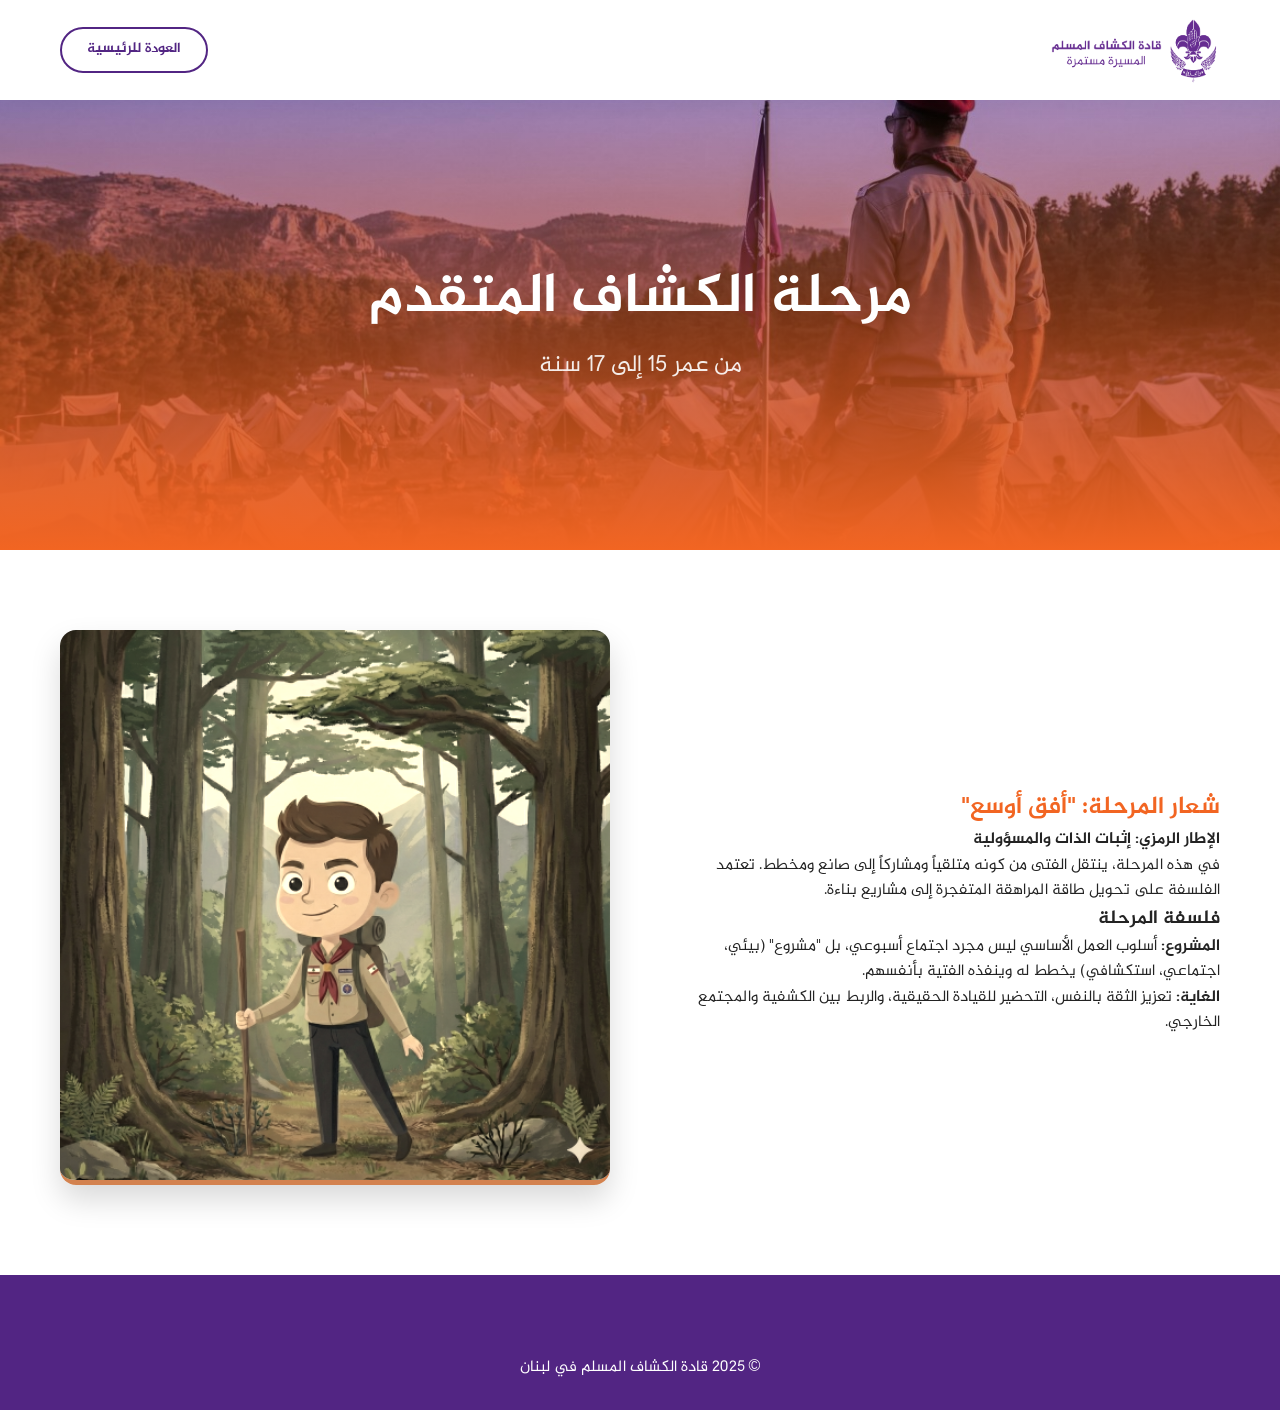
<file: advanced.html>
<!DOCTYPE html>
<html lang="ar" dir="rtl">
  <head>
    <meta charset="UTF-8" />
    <meta name="viewport" content="width=device-width, initial-scale=1.0" />
    <title data-i18n="cat_advanced">الكشاف المتقدم</title>
    <link
      href="https://fonts.googleapis.com/css2?family=Cairo:wght@400;600;700;900&display=swap"
      rel="stylesheet"
    />
    <link rel="stylesheet" href="css/style.css" />
    <link rel="icon" type="image/svg+xml" href="images/logo.svg" />

    <meta
      property="og:title"
      content="مرحلة الكشاف المتقدم - قادة الكشاف المسلم"
    />
    <meta
      property="og:description"
      content="من 15 إلى 17 سنة. شعار المرحلة: أفق أوسع. مرحلة التحدي والمشاريع."
    />
    <meta property="og:type" content="article" />
    <meta
      property="og:url"
      content="https://leaders.muslimscoutlb.org/advanced.html"
    />
    <meta
      property="og:image"
      content="https://leaders.muslimscoutlb.org/images/cards/advanced.png"
    />

    <meta name="twitter:card" content="summary_large_image" />
    <meta
      name="twitter:title"
      content="مرحلة الكشاف المتقدم - قادة الكشاف المسلم"
    />
    <meta
      name="twitter:description"
      content="من 15 إلى 17 سنة. شعار المرحلة: أفق أوسع."
    />
    <meta
      name="twitter:image"
      content="https://leaders.muslimscoutlb.org/images/cards/advanced.png"
    />
  </head>
  <body>
    <nav class="navbar">
      <div class="container nav-container">
        <a href="index.html" class="logo">
          <img src="images/logo.png" alt="Logo" class="brand-logo" />
        </a>
        <a href="index.html" class="btn btn-sm btn-outline">العودة للرئيسية</a>
      </div>
    </nav>

    <header
      class="hero"
      style="
        height: 50vh;
        background-image: url('images/cards/advanced.png');
        background-position: center;
      "
    >
      <div
        class="overlay"
        style="
          background: linear-gradient(
            0deg,
            var(--advanced-orange),
            transparent
          );
        "
      ></div>
      <div class="container hero-content">
        <h1>مرحلة الكشاف المتقدم</h1>
        <p class="lead">من عمر 15 إلى 17 سنة</p>
      </div>
    </header>

    <section class="section">
      <div class="container">
        <div class="identity-grid">
          <div class="identity-content">
            <h2 style="color: var(--advanced-orange)">
              شعار المرحلة: "أفق أوسع"
            </h2>
            <p><strong>الإطار الرمزي: إثبات الذات والمسؤولية</strong></p>
            <p>
              في هذه المرحلة، ينتقل الفتى من كونه متلقياً ومشاركاً إلى صانع
              ومخطط. تعتمد الفلسفة على تحويل طاقة المراهقة المتفجرة إلى مشاريع
              بناءة.
            </p>

            <h3 class="mt-4">فلسفة المرحلة</h3>
            <p>
              <strong>المشروع:</strong> أسلوب العمل الأساسي ليس مجرد اجتماع
              أسبوعي، بل "مشروع" (بيئي، اجتماعي، استكشافي) يخطط له وينفذه الفتية
              بأنفسهم.
            </p>
            <p>
              <strong>الغاية:</strong> تعزيز الثقة بالنفس، التحضير للقيادة
              الحقيقية، والربط بين الكشفية والمجتمع الخارجي.
            </p>
          </div>
          <div class="identity-image">
            <img
              src="images/cards/advanced.png"
              alt="Advanced"
              style="border-bottom: 5px solid var(--advanced-orange)"
            />
          </div>
        </div>
      </div>
    </section>

    <footer class="footer">
      <div class="container" style="text-align: center">
        <p>© 2025 قادة الكشاف المسلم في لبنان</p>
      </div>
    </footer>
  </body>
</html>
</file>
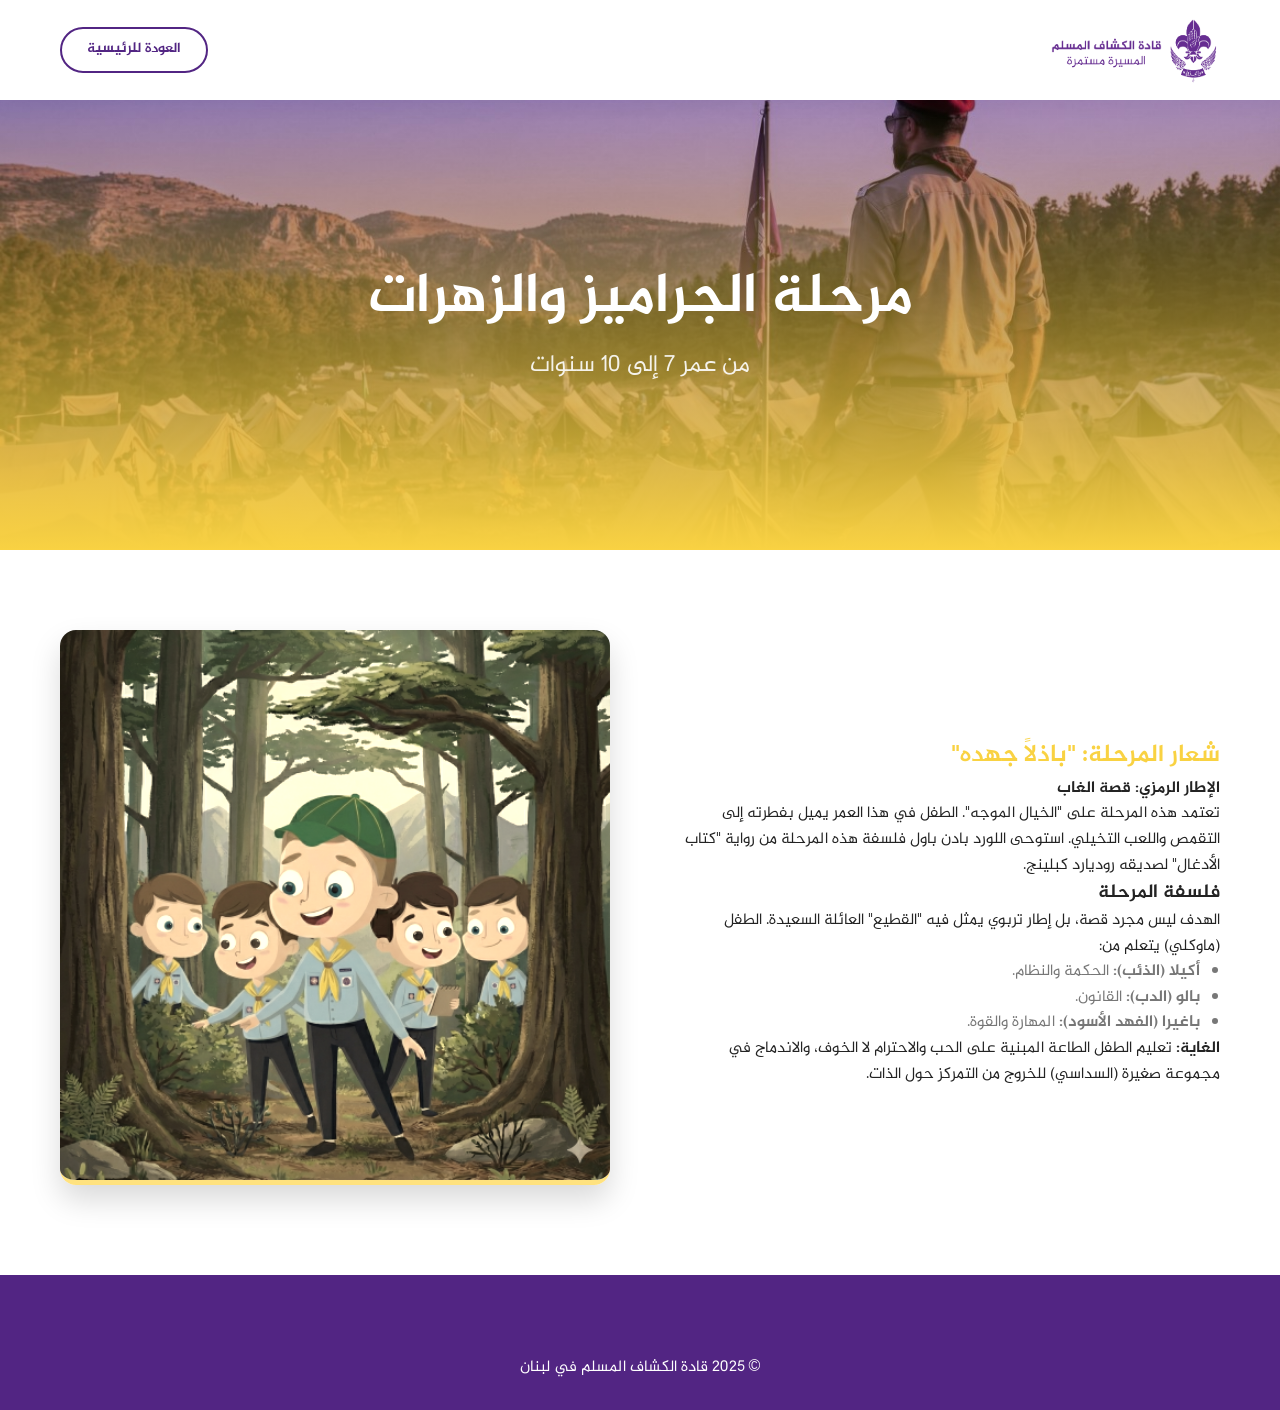
<file: cubs.html>
<!DOCTYPE html>
<html lang="ar" dir="rtl">
  <head>
    <meta charset="UTF-8" />
    <meta name="viewport" content="width=device-width, initial-scale=1.0" />
    <title data-i18n="cat_cubs">الجراميز والزهرات</title>
    <link
      href="https://fonts.googleapis.com/css2?family=Cairo:wght@400;600;700;900&display=swap"
      rel="stylesheet"
    />
    <link rel="stylesheet" href="css/style.css" />
    <link rel="icon" type="image/svg+xml" href="images/logo.svg" />

    <meta
      property="og:title"
      content="مرحلة الجراميز والزهرات - قادة الكشاف المسلم"
    />
    <meta
      property="og:description"
      content="من 7 إلى 10 سنوات. شعار المرحلة: بازلاً جهده. مرحلة الخيال الموجه وقصة الغاب."
    />
    <meta property="og:type" content="article" />
    <meta
      property="og:url"
      content="https://leaders.muslimscoutlb.org/cubs.html"
    />
    <meta
      property="og:image"
      content="https://leaders.muslimscoutlb.org/images/cards/cubs.png"
    />

    <meta name="twitter:card" content="summary_large_image" />
    <meta
      name="twitter:title"
      content="مرحلة الجراميز والزهرات - قادة الكشاف المسلم"
    />
    <meta
      name="twitter:description"
      content="من 7 إلى 10 سنوات. شعار المرحلة: باذلاً جهده."
    />
    <meta
      name="twitter:image"
      content="https://leaders.muslimscoutlb.org/images/cards/cubs.png"
    />
  </head>
  <body>
    <nav class="navbar">
      <div class="container nav-container">
        <a href="index.html" class="logo">
          <img src="images/logo.png" alt="Logo" class="brand-logo" />
        </a>
        <a href="index.html" class="btn btn-sm btn-outline">العودة للرئيسية</a>
      </div>
    </nav>

    <header
      class="hero"
      style="
        height: 50vh;
        background-image: url('images/cards/cubs.png');
        background-position: center;
      "
    >
      <div
        class="overlay"
        style="
          background: linear-gradient(0deg, var(--cubs-yellow), transparent);
        "
      ></div>
      <div class="container hero-content">
        <h1>مرحلة الجراميز والزهرات</h1>
        <p class="lead">من عمر 7 إلى 10 سنوات</p>
      </div>
    </header>

    <section class="section">
      <div class="container">
        <div class="identity-grid">
          <div class="identity-content">
            <h2 style="color: var(--cubs-yellow)">
              شعار المرحلة: "باذلاً جهده"
            </h2>
            <p><strong>الإطار الرمزي: قصة الغاب</strong></p>
            <p>
              تعتمد هذه المرحلة على "الخيال الموجه". الطفل في هذا العمر يميل
              بفطرته إلى التقمص واللعب التخيلي. استوحى اللورد بادن باول فلسفة
              هذه المرحلة من رواية "كتاب الأدغال" لصديقه روديارد كبلينج.
            </p>

            <h3 class="mt-4">فلسفة المرحلة</h3>
            <p>
              الهدف ليس مجرد قصة، بل إطار تربوي يمثل فيه "القطيع" العائلة
              السعيدة. الطفل (ماوكلي) يتعلم من:
            </p>
            <ul
              style="
                list-style: disc;
                margin-right: 20px;
                color: var(--text-light);
              "
            >
              <li><strong>أكيلا (الذئب):</strong> الحكمة والنظام.</li>
              <li><strong>بالو (الدب):</strong> القانون.</li>
              <li><strong>باغيرا (الفهد الأسود):</strong> المهارة والقوة.</li>
            </ul>
            <p class="mt-4">
              <strong>الغاية:</strong> تعليم الطفل الطاعة المبنية على الحب
              والاحترام لا الخوف، والاندماج في مجموعة صغيرة (السداسي) للخروج من
              التمركز حول الذات.
            </p>
          </div>
          <div class="identity-image">
            <img
              src="images/cards/cubs.png"
              alt="Cubs"
              style="border-bottom: 5px solid var(--cubs-yellow)"
            />
          </div>
        </div>
      </div>
    </section>

    <footer class="footer">
      <div class="container" style="text-align: center">
        <p>© 2025 قادة الكشاف المسلم في لبنان</p>
      </div>
    </footer>
  </body>
</html>
</file>
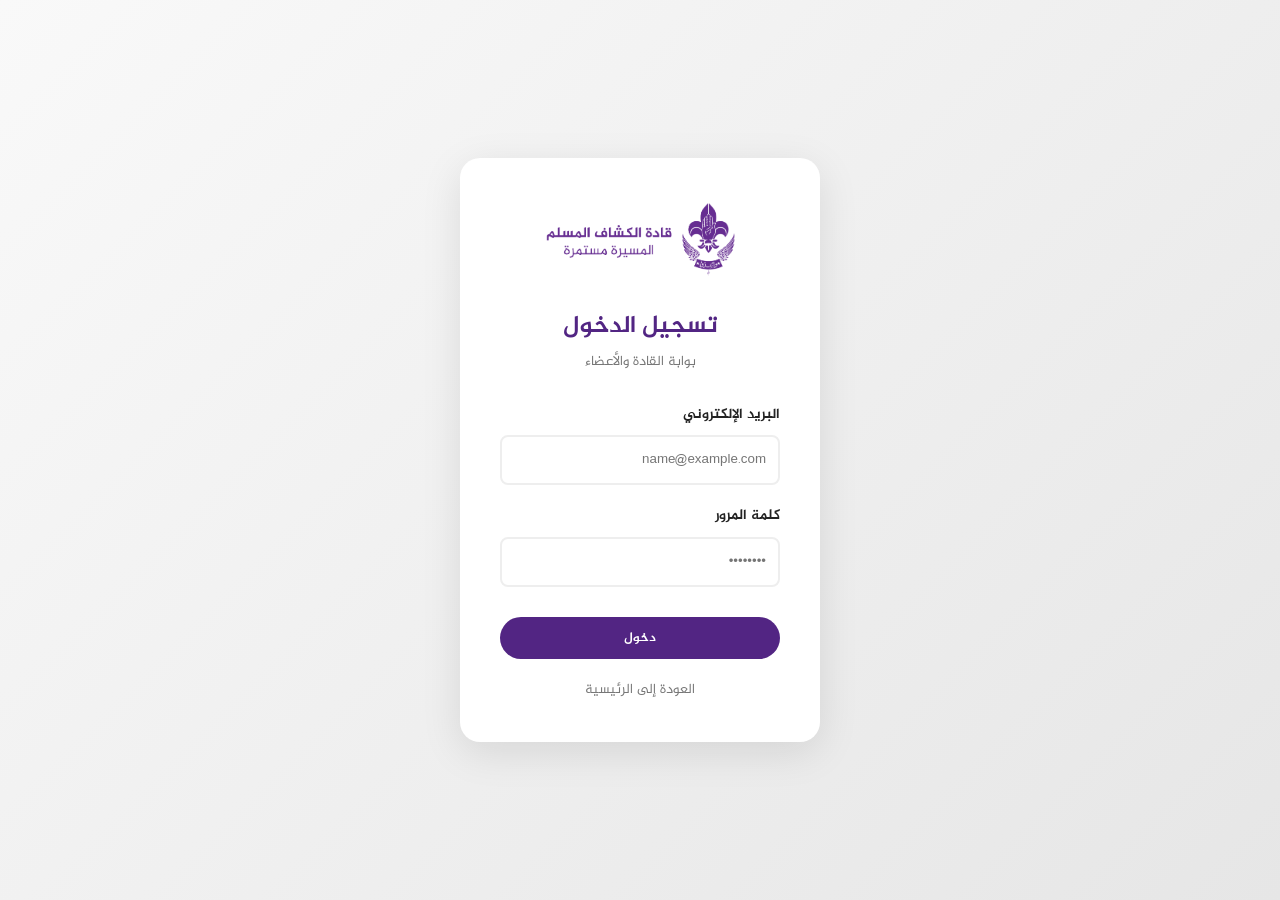
<file: login.html>
<!DOCTYPE html>
<html lang="ar" dir="rtl">
  <head>
    <meta charset="UTF-8" />
    <meta name="viewport" content="width=device-width, initial-scale=1.0" />
    <title>تسجيل الدخول - كشافة المسلم</title>
    <link
      href="https://fonts.googleapis.com/css2?family=Cairo:wght@400;600;700;900&display=swap"
      rel="stylesheet"
    />
    <link rel="stylesheet" href="css/style.css" />
    <link rel="icon" type="image/svg+xml" href="images/logo.svg" />
  </head>
  <body class="login-page">
    <div class="login-container">
      <div class="login-card">
        <div class="login-header">
          <img src="images/logo.png" alt="Logo" class="login-logo" />
          <h2>تسجيل الدخول</h2>
          <p>بوابة القادة والأعضاء</p>
        </div>

        <form id="login-form">
          <div class="form-group">
            <label>البريد الإلكتروني</label>
            <input
              type="email"
              id="email"
              placeholder="name@example.com"
              required
            />
          </div>

          <div class="form-group">
            <label>كلمة المرور</label>
            <input
              type="password"
              id="password"
              placeholder="••••••••"
              required
            />
          </div>

          <div class="form-message" id="error-msg" style="display: none">
            ⚠️ عذراً، هذا الحساب غير موجود.
          </div>

          <button type="submit" class="btn btn-primary btn-block">دخول</button>
        </form>

        <div class="login-footer">
          <a href="index.html">العودة إلى الرئيسية</a>
        </div>
      </div>
    </div>

    <script>
      // Simple Fake Logic
      document
        .getElementById("login-form")
        .addEventListener("submit", function (e) {
          e.preventDefault();

          const btn = this.querySelector("button");
          const originalText = btn.textContent;

          // Loading State
          btn.textContent = "...جارٍ التحقق";
          btn.style.opacity = "0.7";

          setTimeout(() => {
            // Show Error
            document.getElementById("error-msg").style.display = "block";
            document.getElementById("error-msg").classList.add("shake");

            // Reset Button
            btn.textContent = originalText;
            btn.style.opacity = "1";
          }, 1500);
        });
    </script>
  </body>
</html>
</file>
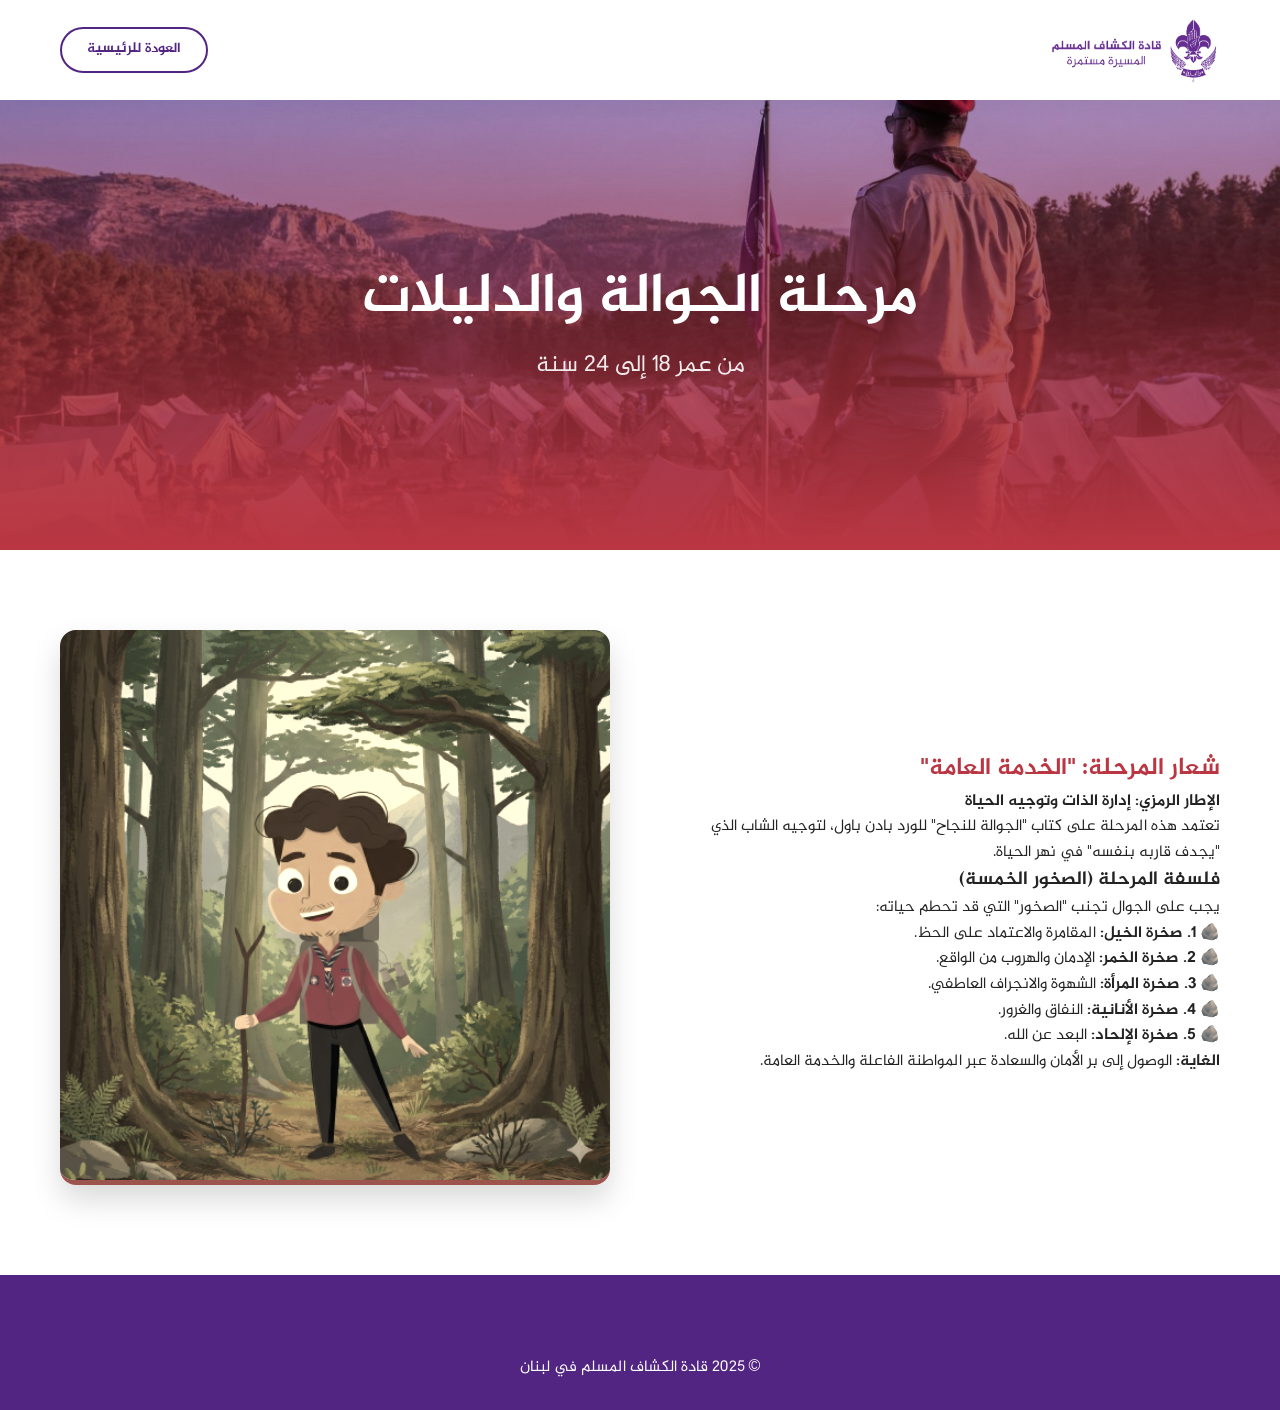
<file: rovers.html>
<!DOCTYPE html>
<html lang="ar" dir="rtl">
  <head>
    <meta charset="UTF-8" />
    <meta name="viewport" content="width=device-width, initial-scale=1.0" />
    <title data-i18n="cat_rovers">الجوالة والدليلات</title>
    <link
      href="https://fonts.googleapis.com/css2?family=Cairo:wght@400;600;700;900&display=swap"
      rel="stylesheet"
    />
    <link rel="stylesheet" href="css/style.css" />
    <link rel="icon" type="image/svg+xml" href="images/logo.svg" />

    <meta
      property="og:title"
      content="مرحلة الجوالة والدليلات - قادة الكشاف المسلم"
    />
    <meta
      property="og:description"
      content="من 18 إلى 24 سنة. شعار المرحلة: الخدمة العامة. إدارة الذات والمسؤولية المجتمعية."
    />
    <meta property="og:type" content="article" />
    <meta
      property="og:url"
      content="https://leaders.muslimscoutlb.org/rovers.html"
    />
    <meta
      property="og:image"
      content="https://leaders.muslimscoutlb.org/images/cards/rovers.png"
    />

    <meta name="twitter:card" content="summary_large_image" />
    <meta
      name="twitter:title"
      content="مرحلة الجوالة والدليلات - قادة الكشاف المسلم"
    />
    <meta
      name="twitter:description"
      content="من 18 إلى 24 سنة. شعار المرحلة: الخدمة العامة."
    />
    <meta
      name="twitter:image"
      content="https://leaders.muslimscoutlb.org/images/cards/rovers.png"
    />
  </head>
  <body>
    <nav class="navbar">
      <div class="container nav-container">
        <a href="index.html" class="logo">
          <img src="images/logo.png" alt="Logo" class="brand-logo" />
        </a>
        <a href="index.html" class="btn btn-sm btn-outline">العودة للرئيسية</a>
      </div>
    </nav>

    <header
      class="hero"
      style="
        height: 50vh;
        background-image: url('images/cards/rovers.png');
        background-position: center;
      "
    >
      <div
        class="overlay"
        style="
          background: linear-gradient(0deg, var(--rovers-red), transparent);
        "
      ></div>
      <div class="container hero-content">
        <h1>مرحلة الجوالة والدليلات</h1>
        <p class="lead">من عمر 18 إلى 24 سنة</p>
      </div>
    </header>

    <section class="section">
      <div class="container">
        <div class="identity-grid">
          <div class="identity-content">
            <h2 style="color: var(--rovers-red)">
              شعار المرحلة: "الخدمة العامة"
            </h2>
            <p><strong>الإطار الرمزي: إدارة الذات وتوجيه الحياة</strong></p>
            <p>
              تعتمد هذه المرحلة على كتاب "الجوالة للنجاح" للورد بادن باول،
              لتوجيه الشاب الذي "يجدف قاربه بنفسه" في نهر الحياة.
            </p>

            <h3 class="mt-4">فلسفة المرحلة (الصخور الخمسة)</h3>
            <p>يجب على الجوال تجنب "الصخور" التي قد تحطم حياته:</p>
            <ul style="list-style: none; padding: 0">
              <li>
                🪨 <strong>1. صخرة الخيل:</strong> المقامرة والاعتماد على الحظ.
              </li>
              <li>
                🪨 <strong>2. صخرة الخمر:</strong> الإدمان والهروب من الواقع.
              </li>
              <li>
                🪨 <strong>3. صخرة المرأة:</strong> الشهوة والانجراف العاطفي.
              </li>
              <li>🪨 <strong>4. صخرة الأنانية:</strong> النفاق والغرور.</li>
              <li>🪨 <strong>5. صخرة الإلحاد:</strong> البعد عن الله.</li>
            </ul>
            <p class="mt-3">
              <strong>الغاية:</strong> الوصول إلى بر الأمان والسعادة عبر
              المواطنة الفاعلة والخدمة العامة.
            </p>
          </div>
          <div class="identity-image">
            <img
              src="images/cards/rovers.png"
              alt="Rovers"
              style="border-bottom: 5px solid var(--rovers-red)"
            />
          </div>
        </div>
      </div>
    </section>

    <footer class="footer">
      <div class="container" style="text-align: center">
        <p>© 2025 قادة الكشاف المسلم في لبنان</p>
      </div>
    </footer>
  </body>
</html>
</file>
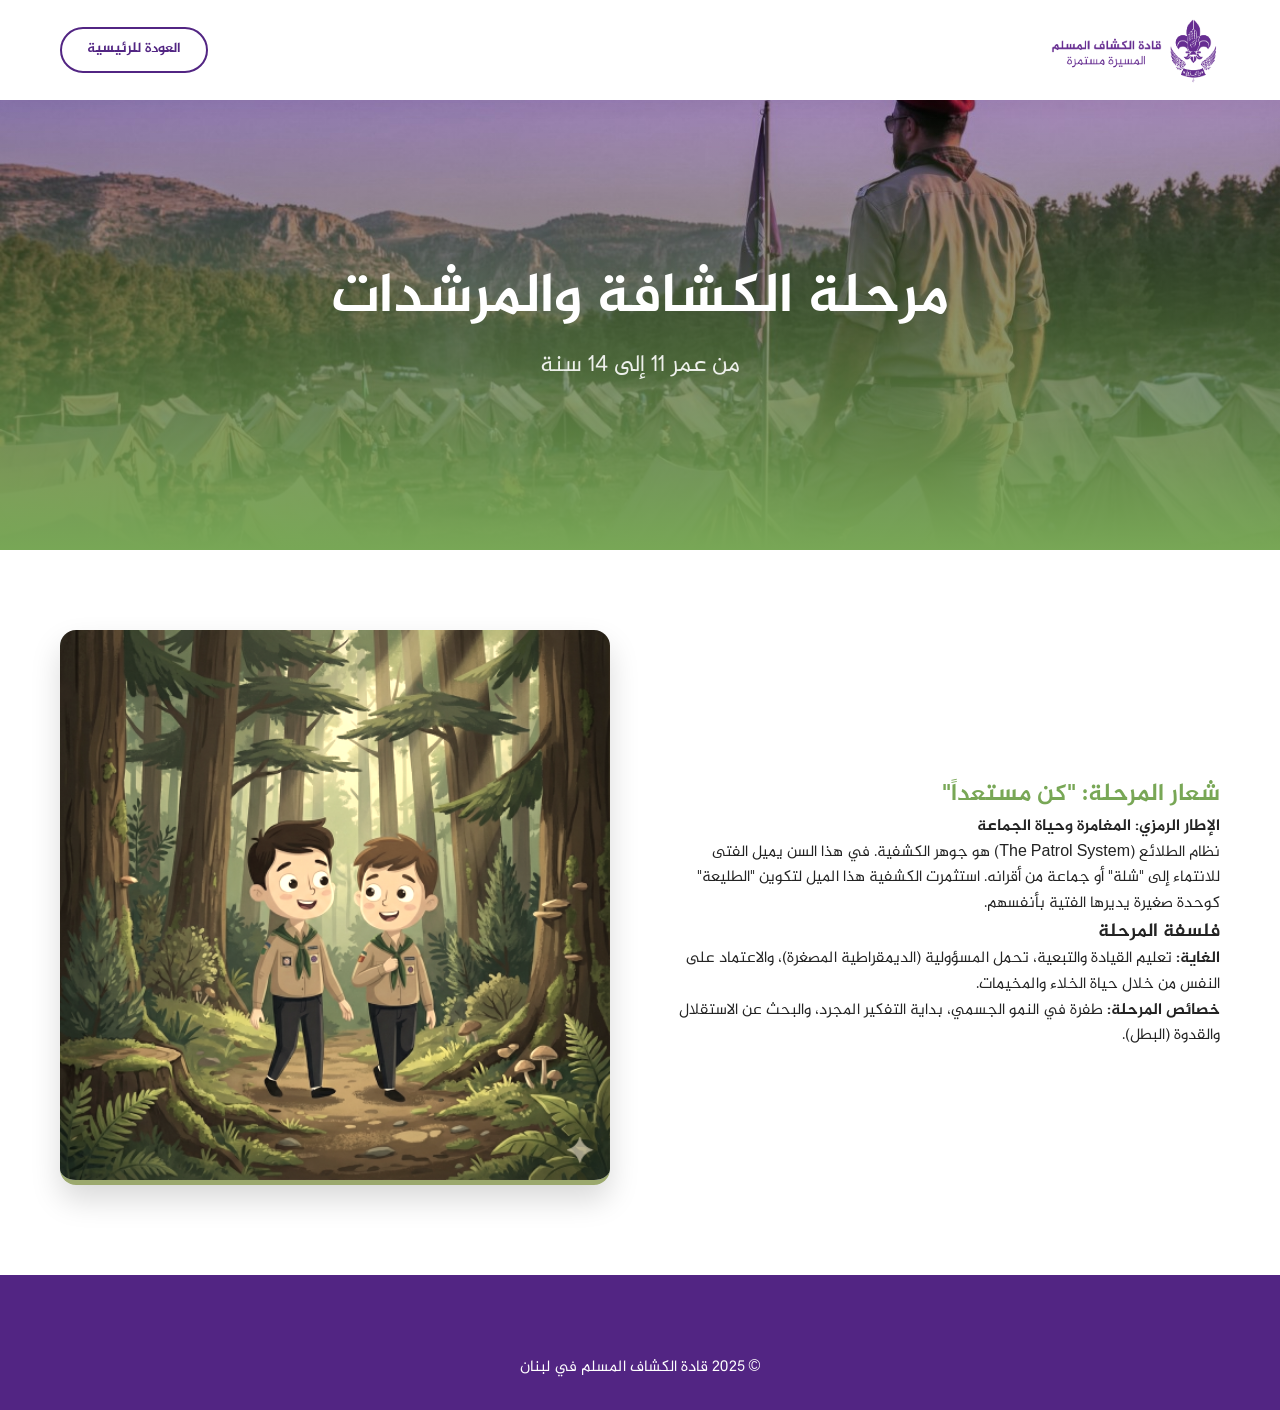
<file: scouts.html>
<!DOCTYPE html>
<html lang="ar" dir="rtl">
  <head>
    <meta charset="UTF-8" />
    <meta name="viewport" content="width=device-width, initial-scale=1.0" />
    <title data-i18n="cat_scouts">الكشافة والمرشدات</title>
    <link
      href="https://fonts.googleapis.com/css2?family=Cairo:wght@400;600;700;900&display=swap"
      rel="stylesheet"
    />
    <link rel="stylesheet" href="css/style.css" />
    <link rel="icon" type="image/svg+xml" href="images/logo.svg" />

    <meta
      property="og:title"
      content="مرحلة الكشافة والمرشدات - قادة الكشاف المسلم"
    />
    <meta
      property="og:description"
      content="من 11 إلى 14 سنة. شعار المرحلة: كن مستعداً. حياة الخلاء ونظام الطلائع."
    />
    <meta property="og:type" content="article" />
    <meta
      property="og:url"
      content="https://leaders.muslimscoutlb.org/scouts.html"
    />
    <meta
      property="og:image"
      content="https://leaders.muslimscoutlb.org/images/cards/scouts.png"
    />

    <meta name="twitter:card" content="summary_large_image" />
    <meta
      name="twitter:title"
      content="مرحلة الكشافة والمرشدات - قادة الكشاف المسلم"
    />
    <meta
      name="twitter:description"
      content="من 11 إلى 14 سنة. شعار المرحلة: كن مستعداً."
    />
    <meta
      name="twitter:image"
      content="https://leaders.muslimscoutlb.org/images/cards/scouts.png"
    />
  </head>
  <body>
    <nav class="navbar">
      <div class="container nav-container">
        <a href="index.html" class="logo">
          <img src="images/logo.png" alt="Logo" class="brand-logo" />
        </a>
        <a href="index.html" class="btn btn-sm btn-outline">العودة للرئيسية</a>
      </div>
    </nav>

    <header
      class="hero"
      style="
        height: 50vh;
        background-image: url('images/cards/scouts.png');
        background-position: center;
      "
    >
      <div
        class="overlay"
        style="
          background: linear-gradient(0deg, var(--scouts-green), transparent);
        "
      ></div>
      <div class="container hero-content">
        <h1>مرحلة الكشافة والمرشدات</h1>
        <p class="lead">من عمر 11 إلى 14 سنة</p>
      </div>
    </header>

    <section class="section">
      <div class="container">
        <div class="identity-grid">
          <div class="identity-content">
            <h2 style="color: var(--scouts-green)">
              شعار المرحلة: "كن مستعداً"
            </h2>
            <p><strong>الإطار الرمزي: المغامرة وحياة الجماعة</strong></p>
            <p>
              نظام الطلائع (The Patrol System) هو جوهر الكشفية. في هذا السن يميل
              الفتى للانتماء إلى "شلة" أو جماعة من أقرانه. استثمرت الكشفية هذا
              الميل لتكوين "الطليعة" كوحدة صغيرة يديرها الفتية بأنفسهم.
            </p>

            <h3 class="mt-4">فلسفة المرحلة</h3>
            <p>
              <strong>الغاية:</strong> تعليم القيادة والتبعية، تحمل المسؤولية
              (الديمقراطية المصغرة)، والاعتماد على النفس من خلال حياة الخلاء
              والمخيمات.
            </p>
            <p>
              <strong>خصائص المرحلة:</strong> طفرة في النمو الجسمي، بداية
              التفكير المجرد، والبحث عن الاستقلال والقدوة (البطل).
            </p>
          </div>
          <div class="identity-image">
            <img
              src="images/cards/scouts.png"
              alt="Scouts"
              style="border-bottom: 5px solid var(--scouts-green)"
            />
          </div>
        </div>
      </div>
    </section>

    <footer class="footer">
      <div class="container" style="text-align: center">
        <p>© 2025 قادة الكشاف المسلم في لبنان</p>
      </div>
    </footer>
  </body>
</html>
</file>
<file: css/style.css>
/* =========================================
   1. Font Definitions (Al Jazeera Arabic)
   ========================================= */

@font-face {
  font-family: "AlJazeera";
  src: url("../fonts/aljazeera-regular.ttf") format("truetype");
  font-weight: 400;
  font-style: normal;
  font-display: swap;
}

@font-face {
  font-family: "AlJazeera";
  src: url("../fonts/aljazeera-bold.ttf") format("truetype");
  font-weight: 700;
  font-style: normal;
  font-display: swap;
}

@font-face {
  font-family: "AlJazeera";
  src: url("../fonts/aljazeera-light.ttf") format("truetype");
  font-weight: 300;
  font-style: normal;
  font-display: swap;
}

:root {
  /* --- COLOR PALETTE --- */
  /* Main Brand Purple */
  --primary: #522583;

  /* Stage Colors */
  --cubs-yellow: #f9d242; /* Jarameez */
  --scouts-green: #78a756; /* Kashaf */
  --advanced-orange: #f26522; /* Advanced (Moutaqadem) - NEW ORANGE */
  --rovers-red: #ba3642; /* Jawala */

  /* Accents */
  --text-dark: #232323;
  --text-light: #777;
  --bg-gray: #f9f9f9;
  --white: #ffffff;

  /* Shapes */
  --radius-pill: 50px;
  --radius-card: 16px;
}

* {
  box-sizing: border-box;
  margin: 0;
  padding: 0;
}

/* =========================================
   2. Global Typography
   ========================================= */

body {
  font-family: "Segoe UI", Tahoma, Geneva, Verdana, sans-serif;
  color: var(--text-dark);
  line-height: 1.6;
  overflow-x: hidden;
}

html {
  scroll-behavior: smooth;
}

html[lang="ar"] body {
  font-family: "AlJazeera", "Segoe UI", Tahoma, sans-serif;
}

html[lang="ar"] h1,
html[lang="ar"] h2,
html[lang="ar"] h3 {
  font-family: "AlJazeera";
  font-weight: 700;
}

/* Helpers */
.container {
  max-width: 1200px;
  margin: 0 auto;
  padding: 0 20px;
}
.section {
  padding: 80px 0;
}
.bg-light {
  background-color: var(--bg-gray);
}
.text-white {
  color: var(--white) !important;
}

/* --- Navbar --- */
.navbar {
  background: rgba(255, 255, 255, 0.95);
  backdrop-filter: blur(12px);
  padding: 15px 0;
  position: sticky;
  top: 0;
  z-index: 1000;
  box-shadow: 0 4px 20px rgba(0, 0, 0, 0.05);
  transition: padding 0.3s;
}

.nav-container {
  display: flex;
  justify-content: space-between;
  align-items: center;
}

.logo {
  display: flex;
  align-items: center;
  gap: 12px;
  text-decoration: none;
  z-index: 1001;
}

.brand-logo {
  height: 70px;
  width: auto;
}

.nav-links {
  display: flex;
  gap: 30px;
  list-style: none;
  margin: 0;
  padding: 0;
}

.nav-links a {
  text-decoration: none;
  color: var(--text-dark);
  font-weight: 700;
  font-size: 1rem;
  transition: color 0.3s;
  position: relative;
}

.nav-links a:hover {
  color: var(--primary);
}

.nav-actions {
  display: flex;
  align-items: center;
  gap: 15px;
  z-index: 1001;
}

.btn-sm {
  padding: 8px 16px;
  font-size: 0.85rem;
}

.btn {
  padding: 10px 25px;
  border-radius: var(--radius-pill);
  text-decoration: none;
  font-weight: 700;
  cursor: pointer;
  border: none;
  font-family: inherit;
  transition: transform 0.2s;
}
.btn:hover {
  transform: scale(1.05);
}
.btn-primary {
  background: var(--primary);
  color: white;
}
.btn-outline {
  background: transparent;
  border: 2px solid var(--primary);
  color: var(--primary);
}
.btn-login {
  display: flex;
  align-items: center;
  gap: 8px;
  background: #f0f0f0;
  color: var(--primary);
  padding: 10px 20px;
  font-size: 0.9rem;
}
.btn-login:hover {
  background: #e0e0e0;
  color: var(--primary);
}

.mobile-only {
  display: none;
}
.hamburger {
  display: none;
}

/* Mobile Responsive Styles */
@media (max-width: 992px) {
  .nav-links {
    position: fixed;
    top: 0;
    right: 0;
    width: 100%;
    height: 100vh;
    background: var(--primary);
    flex-direction: column;
    justify-content: center;
    align-items: center;
    gap: 40px;
    transform: translateY(-100%);
    transition: transform 0.4s cubic-bezier(0.4, 0, 0.2, 1);
    z-index: 999;
  }

  .nav-links.active {
    transform: translateY(0);
  }

  .nav-links a {
    color: white;
    font-size: 1.5rem;
  }

  .desktop-only {
    display: none;
  }
  .mobile-only {
    display: block;
  }

  .hamburger {
    display: flex;
    flex-direction: column;
    gap: 6px;
    cursor: pointer;
  }

  .hamburger span {
    width: 30px;
    height: 3px;
    background-color: var(--primary);
    border-radius: 2px;
    transition: 0.3s;
  }

  .hamburger.active span:nth-child(1) {
    transform: rotate(45deg) translate(8px, 6px);
  }
  .hamburger.active span:nth-child(2) {
    opacity: 0;
  }
  .hamburger.active span:nth-child(3) {
    transform: rotate(-45deg) translate(8px, -6px);
  }
}

html[dir="ltr"] .nav-links {
  right: auto;
  left: 0;
}

/* =========================================
   Hero Section (Updated with Flip & Text)
   ========================================= */
.hero {
  height: 90vh;
  position: relative;
  display: flex;
  align-items: center;
  justify-content: center;
  text-align: center;
  color: var(--white);
  overflow: hidden;
  z-index: 0;
}

.hero::before {
  content: "";
  position: absolute;
  top: 0;
  left: 0;
  width: 100%;
  height: 100%;
  background-image: url("../images/hero-bg.jpg");
  background-size: cover;
  background-position: center;
  background-repeat: no-repeat;
  z-index: -2;
}

.hero .overlay {
  position: absolute;
  top: 0;
  left: 0;
  width: 100%;
  height: 100%;
  background: rgba(82, 37, 131, 0.5);
  z-index: -1;
}

.hero-content {
  position: relative;
  z-index: 1;
  max-width: 800px;
  padding: 20px;
}

.hero h1 {
  font-size: 3.5rem;
  font-weight: 900;
  margin-bottom: 15px;
  line-height: 1.2;
}

.hero p.lead {
  font-size: 1.5rem;
  opacity: 0.9;
  font-weight: 400;
}

@media (max-width: 768px) {
  .hero h1 {
    font-size: 2.5rem;
  }
  .hero p.lead {
    font-size: 1.2rem;
  }
}

/* Impact Stats */
.impact-section {
  background-color: var(--primary);
  color: white;
  padding: 60px 0;
  position: relative;
  z-index: 5;
  margin-top: -5px;
}

.impact-grid {
  display: grid;
  grid-template-columns: repeat(auto-fit, minmax(200px, 1fr));
  gap: 40px;
  text-align: center;
}

.stat-item h3 {
  font-size: 3rem;
  font-weight: 900;
  margin-bottom: 10px;
  color: var(--cubs-yellow);
}

.stat-item p {
  font-size: 1.1rem;
  font-weight: 600;
  opacity: 0.9;
}

/* Identity Section */
.identity-grid {
  display: grid;
  grid-template-columns: 1fr 1fr;
  gap: 60px;
  align-items: center;
}

.identity-image img {
  width: 100%;
  border-radius: var(--radius-card);
  box-shadow: 0 15px 30px rgba(0, 0, 0, 0.15);
  filter: sepia(0.5);
  transition: 0.3s;
}

.identity-image:hover img {
  filter: sepia(0);
}

/* Values Section */
.values-section {
  position: relative;
  background-image: url("../images/flag-bg.jpg");
  background-attachment: fixed;
  background-position: center;
  background-size: cover;
  padding: 120px 0;
  text-align: center;
  color: white;
}

.overlay-dark {
  position: absolute;
  inset: 0;
  background: rgba(82, 37, 131, 0.85);
}

.values-content {
  position: relative;
  z-index: 2;
  max-width: 800px;
  margin: 0 auto;
}

.values-content h2 {
  font-size: 2.5rem;
  margin-bottom: 30px;
  color: var(--cubs-yellow);
}

.values-content blockquote {
  font-size: 1.6rem;
  font-weight: 700;
  line-height: 1.8;
  font-family: "AlJazeera", serif;
  margin-bottom: 20px;
  white-space: pre-line;
  text-align: start;
}

/* Cards (Stages) */
.section-title {
  text-align: center;
  font-size: 2.5rem;
  margin-bottom: 50px;
  color: var(--primary);
}

.cards-grid {
  display: grid;
  grid-template-columns: repeat(auto-fit, minmax(220px, 1fr));
  gap: 30px;
}

.card {
  background: white;
  border-radius: var(--radius-card);
  overflow: hidden;
  box-shadow: 0 4px 20px rgba(0, 0, 0, 0.08);
  transition: transform 0.3s;
}

.card:hover {
  transform: translateY(-10px);
}

.card-top {
  height: 10px;
  width: 100%;
}

/* 2. New Image Wrapper Style */
.card-img-wrapper {
  width: 100%; /* 80% of the card width */
  height: auto; /* Allow height to scale naturally */
  aspect-ratio: 1/1; /* Keep it square-ish */
  margin: 0 auto 15px;
  padding: 0;
  border-radius: 50%; /* Remove circle */
  background: transparent; /* Remove background */
  box-shadow: none; /* Remove shadow box */
  display: flex;
  align-items: center;
  justify-content: center;
}

.card-img-wrapper img {
  width: 100%;
  height: 100%;
  object-fit: contain; /* Show full image without cropping */
  border-radius: 50%; /* Remove circle crop */
  filter: drop-shadow(
    0 5px 10px rgba(0, 0, 0, 0.1)
  ); /* Add shadow to the image itself */
}

.card-body {
  padding: 30px 20px;
  text-align: center;
}

/* UPDATED BORDERS FOR ORANGE (ADVANCED) */
.border-yellow {
  border: 3px solid var(--cubs-yellow);
}
.border-green {
  border: 3px solid var(--scouts-green);
}
.border-orange {
  border: 3px solid var(--advanced-orange);
} /* NEW */
.border-red {
  border: 3px solid var(--rovers-red);
}

.bg-yellow {
  background: var(--cubs-yellow);
}
.bg-green {
  background: var(--scouts-green);
}
.bg-orange {
  background: var(--advanced-orange);
} /* NEW */
.bg-red {
  background: var(--rovers-red);
}

.card-cubs {
  border-bottom: 5px solid var(--cubs-yellow);
}
.card-scouts {
  border-bottom: 5px solid var(--scouts-green);
}
.card-advanced {
  border-bottom: 5px solid var(--advanced-orange);
} /* NEW */
.card-rovers {
  border-bottom: 5px solid var(--rovers-red);
}

/* SDG Section */
.sdg-section {
  background-color: var(--text-dark);
  padding: 80px 0;
  overflow: hidden;
}

.sdg-slider-wrapper {
  display: flex;
  flex-wrap: nowrap;
  gap: 20px;
  align-items: center;
  position: relative;
  max-width: 100%;
  padding: 0 40px;
}

.sdg-container {
  display: flex;
  overflow-x: auto;
  scroll-snap-type: x mandatory;
  gap: 20px;
  padding: 20px 0;
  scrollbar-width: none;
}

.sdg-container::-webkit-scrollbar {
  display: none;
}

.sdg-card {
  flex: 0 0 220px;
  height: 220px;
  scroll-snap-align: center;
  perspective: 1000px;
  cursor: pointer;
}

.sdg-inner {
  position: relative;
  width: 100%;
  height: 100%;
  transition: transform 0.6s;
  transform-style: preserve-3d;
  box-shadow: 0 4px 15px rgba(0, 0, 0, 0.3);
  border-radius: 20px;
}

.sdg-card:hover .sdg-inner {
  transform: rotateY(180deg);
}

.sdg-front,
.sdg-back {
  position: absolute;
  width: 100%;
  height: 100%;
  backface-visibility: hidden;
  -webkit-backface-visibility: hidden;
  border-radius: 20px;
  overflow: hidden;
}

.sdg-front img {
  width: 100%;
  height: 100%;
  object-fit: cover;
}

.sdg-back {
  transform: rotateY(180deg);
  background-color: var(--primary);
  color: white;
  display: flex;
  align-items: center;
  justify-content: center;
  padding: 15px;
  text-align: center;
  font-weight: 600;
}

/* --- SDG Slider Controls --- */
.slider-btn {
  background-color: transparent;
  color: white;
  border: none;
  cursor: pointer;
  font-size: 1.5rem;
  z-index: 10;
  transition: 0.3s;
  display: flex;
  align-items: center;
  justify-content: center;
}

.slider-btn:hover {
  background: var(--primary);
}

.prev-btn {
  inset-inline-start: 0;
}

.next-btn {
  inset-inline-end: 0;
}

/* News Section */
.news-grid {
  display: grid;
  grid-template-columns: repeat(auto-fit, minmax(300px, 1fr));
  gap: 30px;
  margin-top: 40px;
}

.news-card {
  background: white;
  border-radius: var(--radius-card);
  overflow: hidden;
  box-shadow: 0 4px 15px rgba(0, 0, 0, 0.05);
  transition: transform 0.3s;
}

a.news-card {
  background: white;
  border-radius: var(--radius-card);
  overflow: hidden;
  box-shadow: 0 4px 15px rgba(0, 0, 0, 0.05);
  transition: transform 0.3s;
  /* Fixes: */
  text-decoration: none;
  color: inherit;
  display: block;
}

a.news-card h3 {
  color: var(--primary); /* Keep title purple */
}

a.news-card p {
  color: var(--text-dark); /* Keep text dark/grey */
}

.news-card:hover {
  transform: translateY(-5px);
}

.news-img {
  height: 200px;
  width: 100%;
  object-fit: cover;
}

.news-content {
  padding: 20px;
}
.news-date {
  font-size: 0.85rem;
  color: var(--text-light);
  margin-bottom: 10px;
  display: block;
}
.news-content h3 {
  font-size: 1.2rem;
  margin-bottom: 10px;
  color: var(--primary);
}
.news-content a {
  text-decoration: none;
}

/* Map Section */
.section-subtitle {
  margin-bottom: 40px;
  text-align: center; /* Aligns Right in AR, Left in EN automatically */
  padding: 0 10px;
}

.map-wrapper {
  background: white;
  padding: 10px;
  border-radius: var(--radius-card);
  box-shadow: 0 10px 30px rgba(0, 0, 0, 0.1);
}

#map {
  height: 500px;
  width: 100%;
  border-radius: 12px;
  z-index: 1;
}

.custom-pin {
  background-color: #fff;
  border-radius: 50%;
  border: 2px solid #fff;
  box-shadow: 0 2px 5px rgba(0, 0, 0, 0.3);
  display: flex;
  align-items: center;
  justify-content: center;
}

.pin-inner {
  width: 100%;
  height: 100%;
  border-radius: 50%;
  opacity: 0.9;
}

.map-legend {
  background: white;
  padding: 10px;
  border-radius: 8px;
}
.legend-item {
  display: flex;
  align-items: center;
  gap: 8px;
  margin-bottom: 5px;
}
.legend-color {
  width: 12px;
  height: 12px;
  border-radius: 50%;
}

/* Footer */
.footer {
  background-color: var(--primary);
  color: white;
  padding: 80px 0 30px;
}

.footer-grid {
  display: grid;
  grid-template-columns: 2fr 1fr 1fr 1fr;
  gap: 40px;
  margin-bottom: 60px;
}

.footer-col h4 {
  font-size: 1.2rem;
  margin-bottom: 20px;
  color: var(--cubs-yellow);
  font-weight: 700;
}

.footer-mission {
  margin-top: 20px;
  opacity: 0.8;
  line-height: 1.6;
  max-width: 300px;
}

.footer-links {
  list-style: none;
  padding: 0;
}
.footer-links li {
  margin-bottom: 12px;
}
.footer-links a {
  color: white;
  text-decoration: none;
  opacity: 0.8;
}

.footer-contact-list {
  list-style: none;
  padding: 0;
}
.footer-contact-list li {
  display: flex;
  align-items: center;
  gap: 10px;
  margin-bottom: 15px;
}

.social-icons {
  display: flex;
  gap: 15px;
}

.social-link {
  width: 40px;
  height: 40px;
  background: rgba(255, 255, 255, 0.1);
  border-radius: 50%;
  display: flex;
  align-items: center;
  justify-content: center;
  transition: 0.3s;
}

.social-link svg {
  width: 20px;
  height: 20px;
  fill: white;
}

.social-link:hover {
  background: var(--cubs-yellow);
}

.logo-white .brand-logo {
  filter: brightness(0) invert(1);
}

.footer-bottom {
  border-top: 1px solid rgba(255, 255, 255, 0.1);
  padding-top: 30px;
  text-align: center;
  font-size: 0.9rem;
  opacity: 0.6;
}

@media (max-width: 768px) {
  .footer-grid {
    grid-template-columns: 1fr;
    text-align: center;
  }
  .footer-contact-list li,
  .social-icons,
  .logo {
    justify-content: center;
  }

  .identity-grid {
    grid-template-columns: 1fr;
    gap: 30px;
    text-align: center;
  }

  .year-badge {
    font-size: 1.5rem;
    padding: 10px 20px;
  }
}

/* =========================================
   Login Page Styles
   ========================================= */
.login-page {
  background: linear-gradient(135deg, var(--bg-gray) 0%, #e6e6e6 100%);
  height: 100vh;
  display: flex;
  align-items: center;
  justify-content: center;
}

.login-container {
  width: 100%;
  max-width: 400px;
  padding: 20px;
}

.login-card {
  background: white;
  padding: 40px;
  border-radius: 20px;
  box-shadow: 0 10px 40px rgba(0, 0, 0, 0.1);
  text-align: center;
}

.login-logo {
  height: 80px;
  margin-bottom: 20px;
}

.login-header h2 {
  color: var(--primary);
  margin-bottom: 5px;
}

.login-header p {
  color: var(--text-light);
  margin-bottom: 30px;
  font-size: 0.9rem;
}

.form-group {
  margin-bottom: 20px;
  text-align: right;
}

/* Flip text align for LTR */
html[dir="ltr"] .form-group {
  text-align: left;
}

.form-group label {
  display: block;
  margin-bottom: 8px;
  font-weight: 700;
  font-size: 0.9rem;
  color: var(--text-dark);
}

.form-group input {
  width: 100%;
  padding: 12px;
  border: 2px solid #eee;
  border-radius: 8px;
  font-family: inherit;
  transition: border 0.3s;
}

.form-group input:focus {
  border-color: var(--primary);
  outline: none;
}

.btn-block {
  width: 100%;
  margin-top: 10px;
}

.form-message {
  background: #ffebee;
  color: #c62828;
  padding: 10px;
  border-radius: 8px;
  margin-bottom: 15px;
  font-size: 0.9rem;
  font-weight: 600;
}

.login-footer {
  margin-top: 20px;
  font-size: 0.9rem;
}

.login-footer a {
  color: var(--text-light);
  text-decoration: none;
}

.login-footer a:hover {
  color: var(--primary);
}

@keyframes shake {
  0%,
  100% {
    transform: translateX(0);
  }
  25%,
  75% {
    transform: translateX(5px);
  }
  50% {
    transform: translateX(-5px);
  }
}
.shake {
  animation: shake 0.3s ease-in-out;
}

/* --- Dropdown Menu Styles --- */
.dropdown {
  position: relative;
}

.dropdown .arrow {
  font-size: 0.7rem;
  margin-inline-start: 5px;
  transition: transform 0.3s;
}

.dropdown:hover .arrow {
  transform: rotate(180deg);
}

.dropdown-content {
  display: none;
  position: absolute;
  top: 100%;
  right: 0; /* Align right for Arabic */
  background-color: white;
  min-width: 200px;
  box-shadow: 0 8px 16px rgba(0, 0, 0, 0.1);
  border-radius: 8px;
  z-index: 1002;
  padding: 10px 0;
  list-style: none;
  text-align: start;
}

/* LTR Alignment */
html[dir="ltr"] .dropdown-content {
  right: auto;
  left: 0;
}

.dropdown-content li {
  margin: 0;
}

.dropdown-content a {
  color: var(--text-dark);
  padding: 12px 20px;
  text-decoration: none;
  display: block;
  font-size: 0.95rem;
  font-weight: 600;
  transition: 0.2s;
}

.dropdown-content a:hover {
  background-color: var(--bg-gray);
  color: var(--primary);
}

/* Show on Hover (Desktop) */
@media (min-width: 993px) {
  .dropdown:hover .dropdown-content {
    display: block;
    animation: fadeIn 0.3s ease;
  }
}

@keyframes fadeIn {
  from {
    opacity: 0;
    transform: translateY(10px);
  }
  to {
    opacity: 1;
    transform: translateY(0);
  }
}

/* Mobile Dropdown Styling */
@media (max-width: 992px) {
  .dropdown {
    width: 100%;
    text-align: center;
  }

  .dropdown-content {
    position: static; /* Stack normally on mobile */
    display: none; /* Hidden by default */
    box-shadow: none;
    background: rgba(255, 255, 255, 0.1); /* Slight highlight */
    width: 100%;
  }

  .dropdown-content a {
    color: white; /* White text for mobile menu */
    padding: 15px;
    font-size: 1.1rem;
  }

  /* We will use JS to toggle 'open' class on mobile */
  .dropdown.open .dropdown-content {
    display: block;
  }
}

/* --- Clickable Card Fixes --- */
a.card {
  text-decoration: none; /* Remove underline */
  color: inherit; /* Keep text color */
  display: block; /* Ensure it behaves like a box */
  height: 100%; /* Full height */
}

a.card:hover {
  transform: translateY(-10px); /* Keep the hover effect */
  cursor: pointer;
}

a.card h3 {
  color: inherit;
} /* Keep headers inheriting colors */

/* --- Angled Arrow Icon --- */
.icon-angled {
  width: 14px;
  height: 14px;
  margin-inline-start: 8px; /* Adds space depending on language direction */
  fill: none;
  stroke: currentColor; /* Takes the color of the text */
  stroke-width: 3;
  stroke-linecap: round;
  stroke-linejoin: round;
  transition: transform 0.3s ease;
  vertical-align: middle;
  margin-bottom: 2px;
}

/* Hover Effect: Move diagonally */
a:hover .icon-angled,
button:hover .icon-angled {
  transform: translate(3px, -3px);
}

/* RTL Hover Fix: Move Top-Left instead of Top-Right */
html[dir="rtl"] a:hover .icon-angled,
html[dir="rtl"] button:hover .icon-angled {
  transform: translate(-3px, -3px);
}

/* =========================================
   UI Polish (Scrollbar & Selection)
   ========================================= */

/* Custom Scrollbar (Webkit browsers - Chrome/Safari/Edge) */
::-webkit-scrollbar {
  width: 10px;
}

::-webkit-scrollbar-track {
  background: #f1f1f1;
}

::-webkit-scrollbar-thumb {
  background: var(--primary);
  border-radius: 5px;
  border: 2px solid #f1f1f1; /* Creates padding effect */
}

::-webkit-scrollbar-thumb:hover {
  background: #3a006b; /* Darker purple on hover */
}

/* Custom Text Selection */
::selection {
  background: var(--cubs-yellow); /* Yellow background */
  color: var(--primary); /* Purple text */
}

/* For Firefox */
* {
  scrollbar-width: thin;
  scrollbar-color: var(--primary) #f1f1f1;
}

/* =========================================
   Map Popup Styling
   ========================================= */
.leaflet-popup-content-wrapper {
  border-radius: 12px; /* Match site radius */
  box-shadow: 0 5px 15px rgba(0, 0, 0, 0.15);
  padding: 0;
  overflow: hidden;
}

.leaflet-popup-content {
  margin: 15px;
  font-family: "AlJazeera", "Segoe UI", sans-serif;
  text-align: center;
  font-size: 1rem;
}

.leaflet-popup-tip {
  box-shadow: 0 5px 15px rgba(0, 0, 0, 0.15);
}

/* Style the text inside the popup */
.leaflet-popup-content b {
  color: var(--primary);
  display: block;
  margin-bottom: 4px;
  font-size: 1.1rem;
}

.leaflet-popup-content span {
  font-weight: 600;
  font-size: 0.9rem;
}

/* Version Tag Styling */
.version-tag {
  opacity: 0.5;
  font-size: 0.85em;
  margin-inline-start: 15px; /* Adds space based on language direction */
  font-family: monospace; /* Gives it a technical look */
}
</file>
